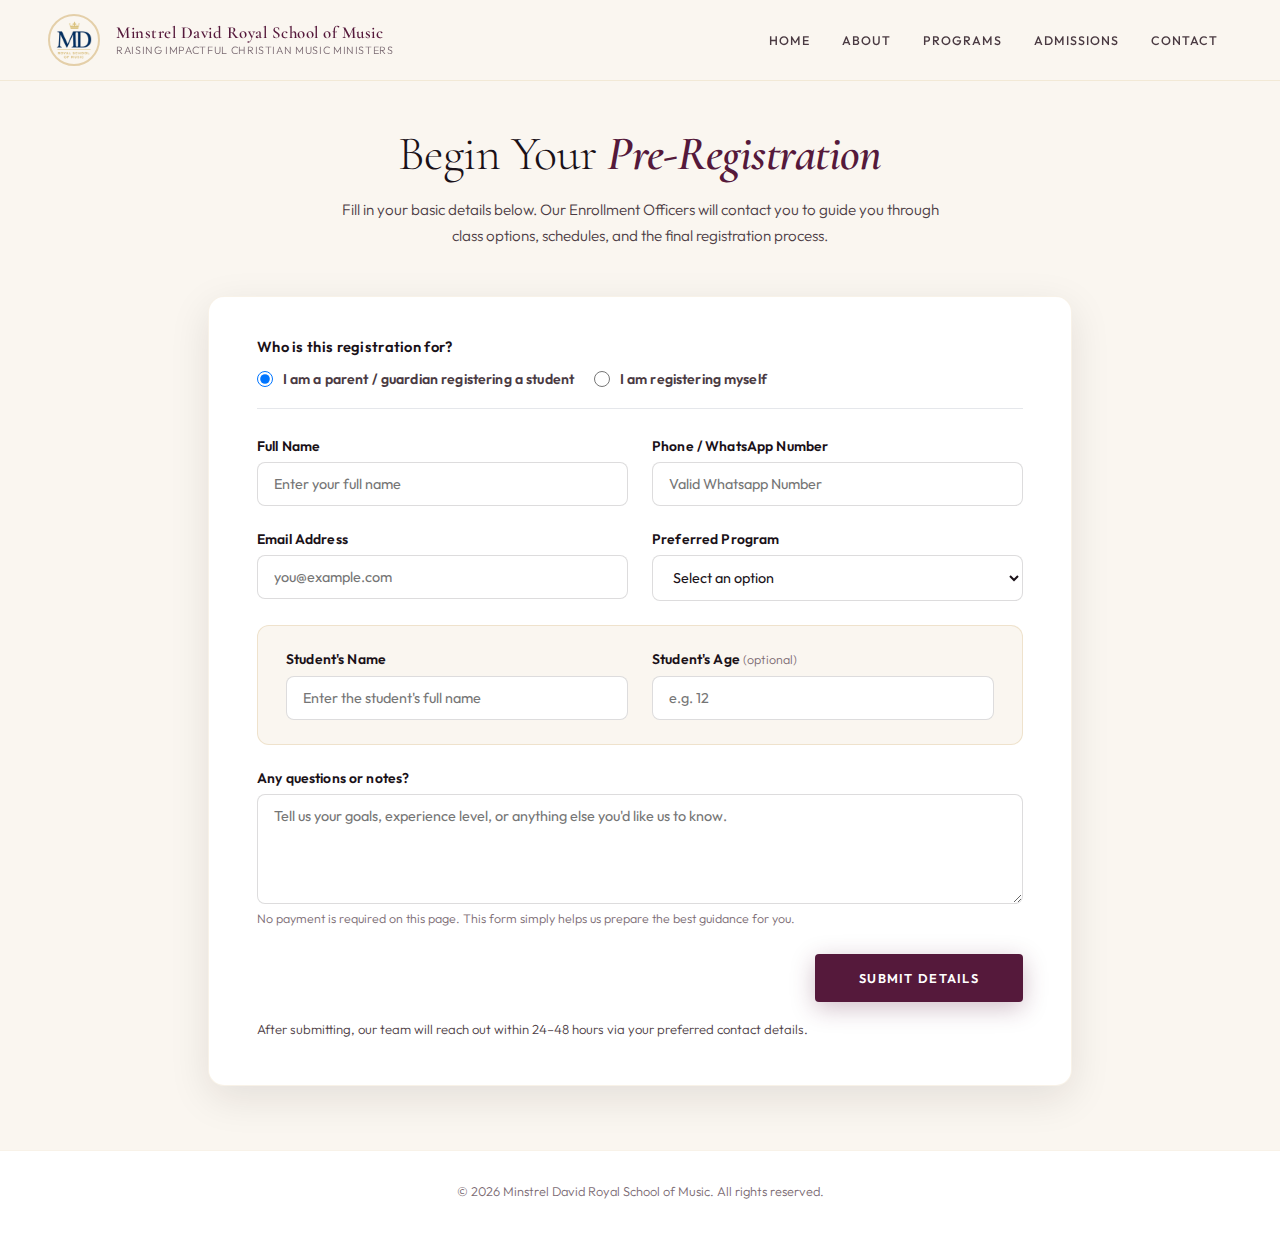
<file: apply.html>
<!DOCTYPE html>
<html lang="en">
<head>
    <meta charset="UTF-8">
    <meta name="viewport" content="width=device-width, initial-scale=1.0">
    <title>Apply | Minstrel David Royal School of Music</title>
    <link rel="stylesheet" href="https://cdnjs.cloudflare.com/ajax/libs/font-awesome/6.5.1/css/all.min.css" crossorigin="anonymous" referrerpolicy="no-referrer">
    <link rel="preconnect" href="https://fonts.googleapis.com">
    <link rel="preconnect" href="https://fonts.gstatic.com" crossorigin>
    <link href="https://fonts.googleapis.com/css2?family=Cormorant+Garamond:ital,wght@0,300;0,400;0,600;0,700;1,300;1,600&family=Outfit:wght@300;400;500;600&display=swap" rel="stylesheet">
    <style>
        /* ══ TOKENS & RESET ══ */
        :root {
            --maroon:   #55193b;
            --maroon-d: #3a0f28;
            --gold:     #c4973e;
            --gold-l:   #e0b96a;
            --cream:    #faf6f0;
            --cream-d:  #f0e9df;
            --ink:      #1a1118;
            --ink-m:    #4a3a42;
            --ink-l:    #7a6a72;
            --white:    #ffffff;
        }
        *, *::before, *::after { margin: 0; padding: 0; box-sizing: border-box; }
        html { scroll-behavior: smooth; }
        body { font-family: 'Outfit', sans-serif; background: var(--cream); color: var(--ink); overflow-x: hidden; padding-top: 80px; }
        img { display: block; max-width: 100%; }

        /* ══ HEADER ══ */
        header {
            position: fixed; inset: 0 0 auto 0; z-index: 1000;
            background: rgba(250,246,240,0.98);
            backdrop-filter: blur(16px); -webkit-backdrop-filter: blur(16px);
            border-bottom: 1px solid rgba(196,151,62,0.15);
            transition: all 0.35s ease;
        }
        header.scrolled {
            background: rgba(250,246,240,0.98);
            border-bottom-color: rgba(196,151,62,0.3);
            box-shadow: 0 4px 30px rgba(26,17,24,0.08);
        }
        .header-inner {
            max-width: 1360px; margin: 0 auto; padding: 0 3rem;
            height: 80px; display: flex; align-items: center;
            justify-content: space-between; gap: 2rem;
        }
        .logo-section { display: flex; align-items: center; gap: 1rem; text-decoration: none; flex-shrink: 0; }
        .logo-image {
            width: 52px; height: 52px; border-radius: 50%; object-fit: cover;
            border: 2px solid rgba(196,151,62,0.4);
            transition: border-color 0.3s, transform 0.3s;
        }
        .logo-section:hover .logo-image { border-color: var(--gold); transform: rotate(-3deg) scale(1.05); }
        .school-name h1 {
            font-family: 'Cormorant Garamond', serif;
            font-size: 1.05rem; font-weight: 600; color: var(--maroon);
            letter-spacing: 0.03em; line-height: 1.2;
        }
        .school-name p { font-size: 0.67rem; color: var(--ink-l); font-weight: 300; letter-spacing: 0.06em; text-transform: uppercase; }

        nav ul { display: flex; list-style: none; gap: 0.2rem; }
        nav a {
            display: inline-block; padding: 0.45rem 0.9rem;
            text-decoration: none; color: var(--ink-m);
            font-size: 0.78rem; font-weight: 500; letter-spacing: 0.08em;
            text-transform: uppercase; border-radius: 4px;
            transition: color 0.25s, background 0.25s;
        }
        nav a:hover { color: var(--maroon); background: rgba(85,25,59,0.06); }
        .nav-cta { background: var(--maroon) !important; color: var(--white) !important; }
        .nav-cta:hover { background: var(--maroon-d) !important; }

        .menu-toggle { display: none; flex-direction: column; gap: 5px; cursor: pointer; padding: 4px; }
        .menu-toggle span { display: block; width: 24px; height: 2px; background: var(--maroon); transition: all 0.3s; transform-origin: center; }
        .menu-toggle.open span:nth-child(1) { transform: translateY(7px) rotate(45deg); }
        .menu-toggle.open span:nth-child(2) { opacity: 0; }
        .menu-toggle.open span:nth-child(3) { transform: translateY(-7px) rotate(-45deg); }

        /* ══ MAIN CONTENT ══ */
        main {
            max-width: 960px;
            margin: 3rem auto 4rem;
            padding: 0 3rem;
        }

        .apply-hero {
            text-align: center;
            margin-bottom: 3rem;
        }

        .apply-hero h2 {
            font-family: 'Cormorant Garamond', serif;
            font-size: clamp(32px, 5vw, 48px);
            font-weight: 300;
            line-height: 1.1;
            margin-bottom: 1rem;
            color: var(--ink);
            letter-spacing: -0.01em;
        }

        .apply-hero h2 em {
            font-style: italic;
            color: var(--maroon);
            font-weight: 600;
        }

        .apply-hero p {
            font-size: 0.95rem;
            line-height: 1.7;
            color: var(--ink-m);
            max-width: 600px;
            margin: 0 auto;
            font-weight: 300;
        }

        .apply-form-card {
            background: var(--white);
            border-radius: 16px;
            box-shadow: 0 12px 40px rgba(26,17,24,0.1);
            padding: 2.5rem 3rem 3rem;
            border: 1px solid rgba(196,151,62,0.12);
        }

        .who-for {
            margin-bottom: 1.75rem;
            padding-bottom: 1.25rem;
            border-bottom: 1px solid #e5e7eb;
        }

        .who-for-title {
            font-size: 0.92rem;
            font-weight: 600;
            color: var(--ink);
            margin-bottom: 0.85rem;
            letter-spacing: 0.02em;
        }

        .who-for-options {
            display: flex;
            flex-wrap: wrap;
            gap: 1.25rem;
        }

        .who-for-option {
            display: flex;
            align-items: center;
            gap: 0.6rem;
            font-size: 0.88rem;
            color: var(--ink-m);
            cursor: pointer;
        }

        .who-for-option input[type="radio"] {
            width: 16px;
            height: 16px;
        }

        .form-grid {
            display: grid;
            grid-template-columns: repeat(2, minmax(0, 1fr));
            gap: 1.5rem;
        }

        .form-group {
            display: flex;
            flex-direction: column;
            gap: 0.45rem;
        }

        label {
            font-size: 0.87rem;
            font-weight: 600;
            color: var(--ink);
            letter-spacing: 0.01em;
        }

        input, select, textarea {
            padding: 0.75rem 1rem;
            border-radius: 8px;
            border: 1px solid rgba(26,17,24,0.15);
            font-size: 0.9rem;
            font-family: 'Outfit', sans-serif;
            color: var(--ink);
            background: var(--white);
            outline: none;
            transition: border-color 0.25s ease, box-shadow 0.25s ease;
        }

        input:focus, select:focus, textarea:focus {
            border-color: var(--maroon);
            box-shadow: 0 0 0 3px rgba(85,25,59,0.1);
        }

        textarea {
            resize: vertical;
            min-height: 110px;
        }

        .helper-text {
            font-size: 0.78rem;
            color: var(--ink-l);
            font-weight: 300;
        }

        .student-fields {
            margin-top: 1.5rem;
            padding: 1.5rem 1.75rem;
            border-radius: 12px;
            background: var(--cream);
            border: 1px solid rgba(196,151,62,0.2);
            display: none;
        }

        .student-fields.visible {
            display: block;
        }

        .submit-row {
            margin-top: 1.75rem;
            display: flex;
            justify-content: flex-end;
        }

        button[type="submit"] {
            padding: 1rem 2.75rem;
            border-radius: 4px;
            border: none;
            background: var(--maroon);
            color: var(--white);
            font-weight: 600;
            text-transform: uppercase;
            letter-spacing: 0.1em;
            font-size: 0.8rem;
            cursor: pointer;
            font-family: 'Outfit', sans-serif;
            box-shadow: 0 6px 24px rgba(85,25,59,0.28);
            transition: background 0.25s ease, transform 0.25s ease, box-shadow 0.25s ease;
        }

        button[type="submit"]:hover {
            background: var(--maroon-d);
            transform: translateY(-2px);
            box-shadow: 0 10px 32px rgba(85,25,59,0.36);
        }

        .note {
            margin-top: 1.2rem;
            font-size: 0.82rem;
            color: var(--ink-m);
            font-weight: 300;
        }

        footer {
            text-align: center;
            padding: 2rem 1rem 2.5rem;
            font-size: 0.8rem;
            color: var(--ink-l);
            font-weight: 300;
            background: var(--white);
            border-top: 1px solid rgba(196,151,62,0.12);
        }

        /* ══ LOADING OVERLAY ══ */
        .loading-overlay {
            position: fixed;
            inset: 0;
            background: rgba(26,17,24,0.85);
            backdrop-filter: blur(8px);
            display: none;
            align-items: center;
            justify-content: center;
            z-index: 2000;
        }

        .loading-overlay.active {
            display: flex;
        }

        .loading-spinner {
            width: 60px;
            height: 60px;
            border: 4px solid rgba(196,151,62,0.2);
            border-top-color: var(--gold);
            border-radius: 50%;
            animation: spin 0.8s linear infinite;
        }

        @keyframes spin {
            to { transform: rotate(360deg); }
        }

        /* ══ SUCCESS MODAL ══ */
        .success-modal {
            position: fixed;
            inset: 0;
            background: rgba(26,17,24,0.75);
            backdrop-filter: blur(6px);
            display: none;
            align-items: center;
            justify-content: center;
            z-index: 2000;
            padding: 1.5rem;
        }

        .success-modal.active {
            display: flex;
            animation: fadeIn 0.3s ease;
        }

        @keyframes fadeIn {
            from { opacity: 0; }
            to { opacity: 1; }
        }

        .success-modal-content {
            background: var(--white);
            border-radius: 16px;
            padding: 2.5rem 2rem 2rem;
            max-width: 440px;
            width: 100%;
            text-align: center;
            box-shadow: 0 20px 60px rgba(26,17,24,0.3);
            animation: slideUp 0.4s cubic-bezier(.16,1,.3,1);
        }

        @keyframes slideUp {
            from { opacity: 0; transform: translateY(30px); }
            to { opacity: 1; transform: translateY(0); }
        }

        .success-icon {
            width: 70px;
            height: 70px;
            margin: 0 auto 1.5rem;
            background: rgba(34,197,94,0.1);
            border-radius: 50%;
            display: flex;
            align-items: center;
            justify-content: center;
            color: #22c55e;
            font-size: 2rem;
        }

        .success-modal-title {
            font-family: 'Cormorant Garamond', serif;
            font-size: 1.75rem;
            font-weight: 600;
            color: var(--ink);
            margin-bottom: 1rem;
        }

        .success-modal-message {
            font-size: 0.92rem;
            line-height: 1.7;
            color: var(--ink-m);
            margin-bottom: 2rem;
            font-weight: 300;
        }

        .success-modal-btn {
            display: inline-flex;
            align-items: center;
            justify-content: center;
            background: var(--maroon);
            color: var(--white);
            padding: 0.9rem 2.5rem;
            border-radius: 4px;
            border: none;
            font-size: 0.8rem;
            font-weight: 600;
            letter-spacing: 0.1em;
            text-transform: uppercase;
            cursor: pointer;
            font-family: 'Outfit', sans-serif;
            transition: background 0.25s, transform 0.25s;
            box-shadow: 0 6px 24px rgba(85,25,59,0.28);
        }

        .success-modal-btn:hover {
            background: var(--maroon-d);
            transform: translateY(-2px);
        }

        @media (max-width: 900px) {
            .header-inner { padding: 0 1.5rem; }
            .school-name h1 { font-size: 0.9rem; }
            nav { position: fixed; inset: 80px 0 auto 0; background: rgba(250,246,240,0.98); backdrop-filter: blur(16px); padding: 1.5rem 2rem 2rem; border-bottom: 1px solid rgba(196,151,62,0.15); transform: translateY(-200%); transition: transform 0.35s cubic-bezier(.16,1,.3,1); box-shadow: 0 10px 30px rgba(26,17,24,0.1); }
            nav.open { transform: translateY(0); }
            nav ul { flex-direction: column; gap: 0; }
            nav a { padding: 0.8rem 0; font-size: 0.88rem; border-radius: 0; border-bottom: 1px solid rgba(26,17,24,0.06); }
            .nav-cta { margin-top: 0.5rem; border-radius: 4px !important; text-align: center; }
            .menu-toggle { display: flex; }
        }
        @media (max-width: 768px) {
            main { padding: 0 1.5rem; }
            .form-grid { grid-template-columns: 1fr; }
            .apply-form-card { padding: 2rem 1.75rem 2.5rem; }
        }
    </style>
</head>
<body>
    <!-- ═══════ HEADER ═══════ -->
    <header id="header">
        <div class="header-inner">
            <a class="logo-section" href="index.html">
                <img src="images/Logo1.png" alt="Minstrel David Royal School of Music" class="logo-image">
                <div class="school-name">
                    <h1>Minstrel David Royal School of Music</h1>
                    <p>Raising Impactful Christian Music Ministers</p>
                </div>
            </a>
            <nav id="nav">
                <ul>
                    <li><a href="index.html#home">Home</a></li>
                    <li><a href="index.html#about">About</a></li>
                    <li><a href="index.html#programs">Programs</a></li>
                    <li><a href="index.html#admissions">Admissions</a></li>
                    <li><a href="index.html#contact">Contact</a></li>
                </ul>
            </nav>
            <div class="menu-toggle" id="menuToggle" aria-label="Toggle navigation">
                <span></span><span></span><span></span>
            </div>
        </div>
    </header>

    <!-- ═══════ MAIN CONTENT ═══════ -->
    <main>
        <section class="apply-hero">
            <h2>Begin Your <em>Pre-Registration</em></h2>
            <p>Fill in your basic details below. Our Enrollment Officers will contact you to guide you through class options, schedules, and the final registration process.</p>
        </section>

        <section class="apply-form-card" aria-label="Pre-registration form">
            <form>
                <div class="who-for">
                    <p class="who-for-title">Who is this registration for?</p>
                    <div class="who-for-options">
                        <label class="who-for-option">
                            <input type="radio" name="registrationFor" value="parent" id="regParent" checked>
                            <span>I am a parent / guardian registering a student</span>
                        </label>
                        <label class="who-for-option">
                            <input type="radio" name="registrationFor" value="self" id="regSelf">
                            <span>I am registering myself</span>
                        </label>
                    </div>
                </div>

                <div class="form-grid">
                    <div class="form-group">
                        <label for="fullName">Full Name</label>
                        <input type="text" id="fullName" name="fullName" placeholder="Enter your full name" required>
                    </div>

                    <div class="form-group">
                        <label for="phone">Phone / WhatsApp Number</label>
                        <input type="tel" id="phone" name="phone" placeholder="Valid Whatsapp Number" required>
                    </div>

                    <div class="form-group">
                        <label for="email">Email Address</label>
                        <input type="email" id="email" name="email" placeholder="you@example.com" required>
                    </div>

                    <div class="form-group">
                        <label for="program">Preferred Program</label>
                        <select id="program" name="program" required>
                            <option value="" disabled selected>Select an option</option>
                            <option value="piano">Piano</option>
                            <option value="saxophone">Saxophone</option>
                            <option value="drums">Drums</option>
                            <option value="guitar">Guitar</option>
                            <option value="flute">Flute</option>
                            <option value="music-production">Music Production</option>
                            <option value="theory">Music Theory &amp; Composition</option>
                            <option value="other">Other / Not sure yet</option>
                        </select>
                    </div>
                </div>

                <div class="student-fields" id="studentFields">
                    <div class="form-grid">
                        <div class="form-group">
                            <label for="studentName">Student's Name</label>
                            <input type="text" id="studentName" name="studentName" placeholder="Enter the student's full name">
                        </div>
                        <div class="form-group">
                            <label for="studentAge">Student's Age <span class="helper-text">(optional)</span></label>
                            <input type="number" id="studentAge" name="studentAge" min="1" max="120" placeholder="e.g. 12">
                        </div>
                    </div>
                </div>

                <div class="form-group" style="margin-top:1.5rem;">
                    <label for="message">Any questions or notes?</label>
                    <textarea id="message" name="message" placeholder="Tell us your goals, experience level, or anything else you'd like us to know."></textarea>
                    <p class="helper-text">No payment is required on this page. This form simply helps us prepare the best guidance for you.</p>
                </div>

                <div class="submit-row">
                    <button type="submit">Submit Details</button>
                </div>

                <p class="note">After submitting, our team will reach out within 24–48 hours via your preferred contact details.</p>
            </form>
        </section>
    </main>

    <!-- ═══════ FOOTER ═══════ -->
    <footer>
        &copy; 2026 Minstrel David Royal School of Music. All rights reserved.
    </footer>

    <!-- ═══════ LOADING OVERLAY ═══════ -->
    <div class="loading-overlay" id="loadingOverlay">
        <div class="loading-spinner"></div>
    </div>

    <!-- ═══════ SUCCESS MODAL ═══════ -->
    <div class="success-modal" id="successModal">
        <div class="success-modal-content">
            <div class="success-icon">
                <i class="fa-solid fa-check"></i>
            </div>
            <h3 class="success-modal-title">Details Submitted</h3>
            <p class="success-modal-message">
                Thank you! We've received your details.<br>
                Our team will contact you shortly to help you complete your registration.
            </p>
            <button type="button" class="success-modal-btn" id="successModalBtn">Done</button>
        </div>
    </div>

    <script>
    (function(){
        'use strict';

        /* Header */
        const header = document.getElementById('header');
        const menuToggle = document.getElementById('menuToggle');
        const nav = document.getElementById('nav');

        if (header && menuToggle && nav) {
            window.addEventListener('scroll', () => {
                header.classList.toggle('scrolled', window.scrollY > 60);
            });

            menuToggle.addEventListener('click', () => {
                const open = nav.classList.toggle('open');
                menuToggle.classList.toggle('open', open);
            });

            nav.querySelectorAll('a').forEach(a => {
                a.addEventListener('click', () => {
                    nav.classList.remove('open');
                    menuToggle.classList.remove('open');
                });
            });
        }

        /* Form logic */
        const parentRadio = document.getElementById('regParent');
        const selfRadio = document.getElementById('regSelf');
        const studentFields = document.getElementById('studentFields');

        if (parentRadio && selfRadio && studentFields) {
            function updateVisibility() {
                if (parentRadio.checked) {
                    studentFields.classList.add('visible');
                } else {
                    studentFields.classList.remove('visible');
                }
            }

            parentRadio.addEventListener('change', updateVisibility);
            selfRadio.addEventListener('change', updateVisibility);
            updateVisibility();
        }

        /* Form submission */
        const form = document.querySelector('form');
        const loadingOverlay = document.getElementById('loadingOverlay');
        const successModal = document.getElementById('successModal');
        const successModalBtn = document.getElementById('successModalBtn');

        if (form && loadingOverlay && successModal) {
            form.addEventListener('submit', async function(e) {
                e.preventDefault();

                loadingOverlay.classList.add('active');

                const formData = new FormData(form);
                const data = Object.fromEntries(formData.entries());

                try {
                    const response = await fetch('http://localhost:3000/signup', {
                        method: 'POST',
                        headers: {
                            'Content-Type': 'application/json'
                        },
                        body: JSON.stringify(data)
                    });

                    if (!response.ok) {
                        throw new Error('Failed to submit form');
                    }

                    loadingOverlay.classList.remove('active');
                    successModal.classList.add('active');

                    form.reset();
                    updateVisibility();
                } catch (err) {
                    loadingOverlay.classList.remove('active');
                    alert('Something went wrong. Please try again.');
                    console.error(err);
                }
            });

            // Close modal on Done button click and redirect
            if (successModalBtn) {
                successModalBtn.addEventListener('click', () => {
                    successModal.classList.remove('active');
                    setTimeout(() => {
                        window.location.href = 'index.html';
                    }, 300);
                });
            }

            // Close modal on backdrop click and redirect
            successModal.addEventListener('click', (e) => {
                if (e.target === successModal) {
                    successModal.classList.remove('active');
                    setTimeout(() => {
                        window.location.href = 'index.html';
                    }, 300);
                }
            });
        }
    })();
    </script>
</body>
</html>
</file>
